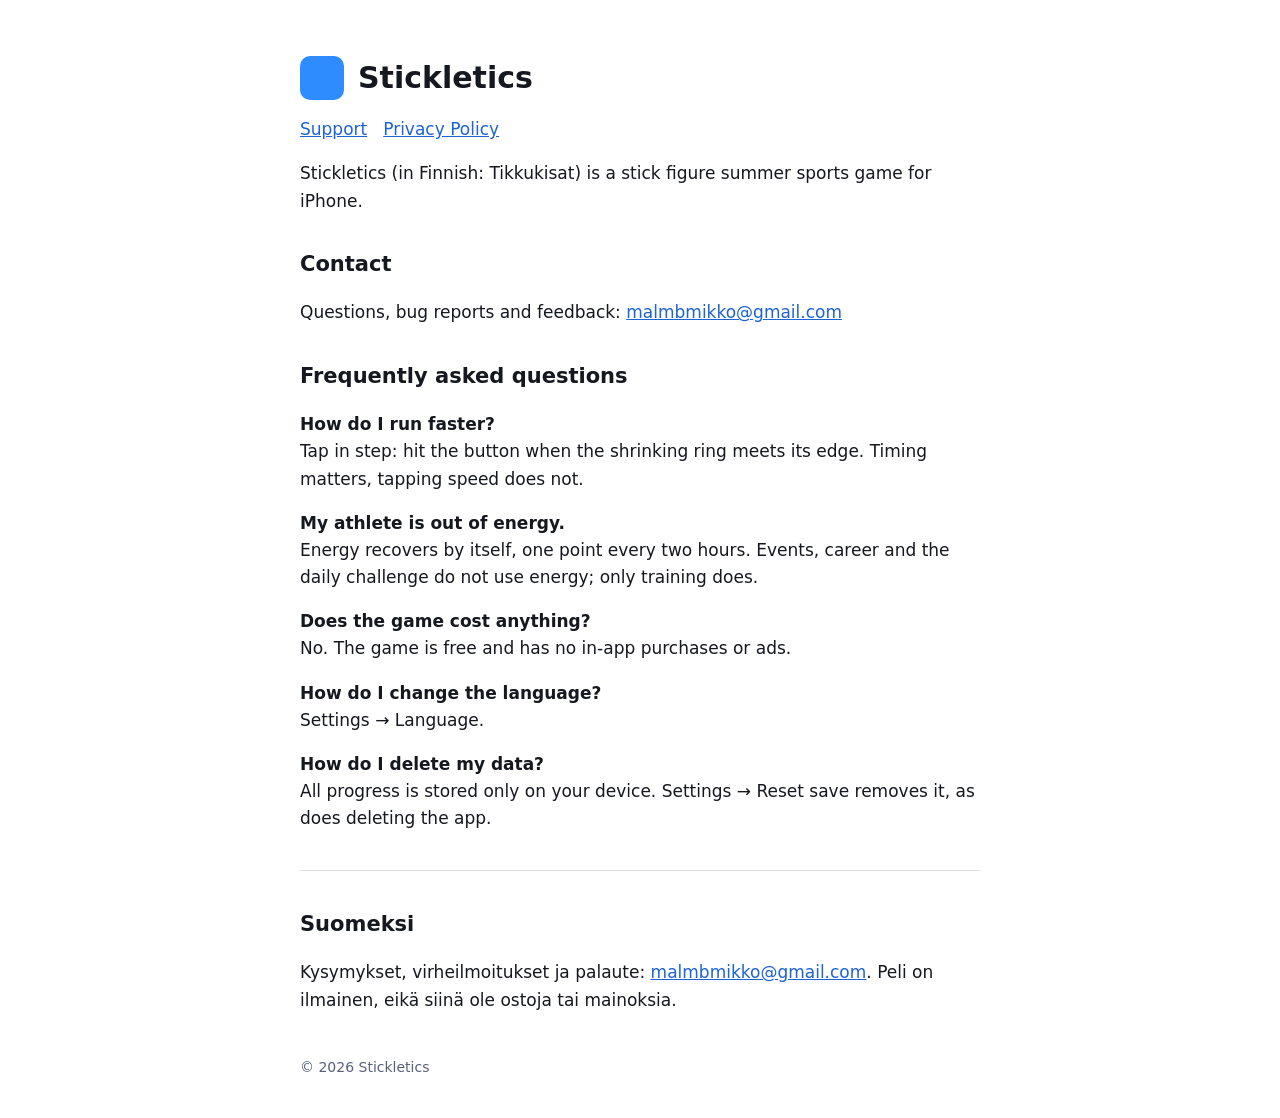
<file: index.html>
<!DOCTYPE html><html lang="en"><head><meta charset="utf-8"><meta name="viewport" content="width=device-width, initial-scale=1">
<title>Stickletics – Support</title><link rel="stylesheet" href="style.css"></head><body>
<header><div class="dot"></div><h1>Stickletics</h1></header>
<nav><a href="index.html">Support</a><a href="privacy.html">Privacy Policy</a></nav>
<p>Stickletics (in Finnish: Tikkukisat) is a stick figure summer sports game for iPhone.</p>
<h2>Contact</h2>
<p>Questions, bug reports and feedback: <a href="mailto:malmbmikko@gmail.com">malmbmikko@gmail.com</a></p>
<h2>Frequently asked questions</h2>
<p><b>How do I run faster?</b><br>Tap in step: hit the button when the shrinking ring meets its edge. Timing matters, tapping speed does not.</p>
<p><b>My athlete is out of energy.</b><br>Energy recovers by itself, one point every two hours. Events, career and the daily challenge do not use energy; only training does.</p>
<p><b>Does the game cost anything?</b><br>No. The game is free and has no in-app purchases or ads.</p>
<p><b>How do I change the language?</b><br>Settings → Language.</p>
<p><b>How do I delete my data?</b><br>All progress is stored only on your device. Settings → Reset save removes it, as does deleting the app.</p>
<hr>
<h2>Suomeksi</h2>
<p>Kysymykset, virheilmoitukset ja palaute: <a href="mailto:malmbmikko@gmail.com">malmbmikko@gmail.com</a>. Peli on ilmainen, eikä siinä ole ostoja tai mainoksia.</p>
<footer>© 2026 Stickletics</footer></body></html>
</file>
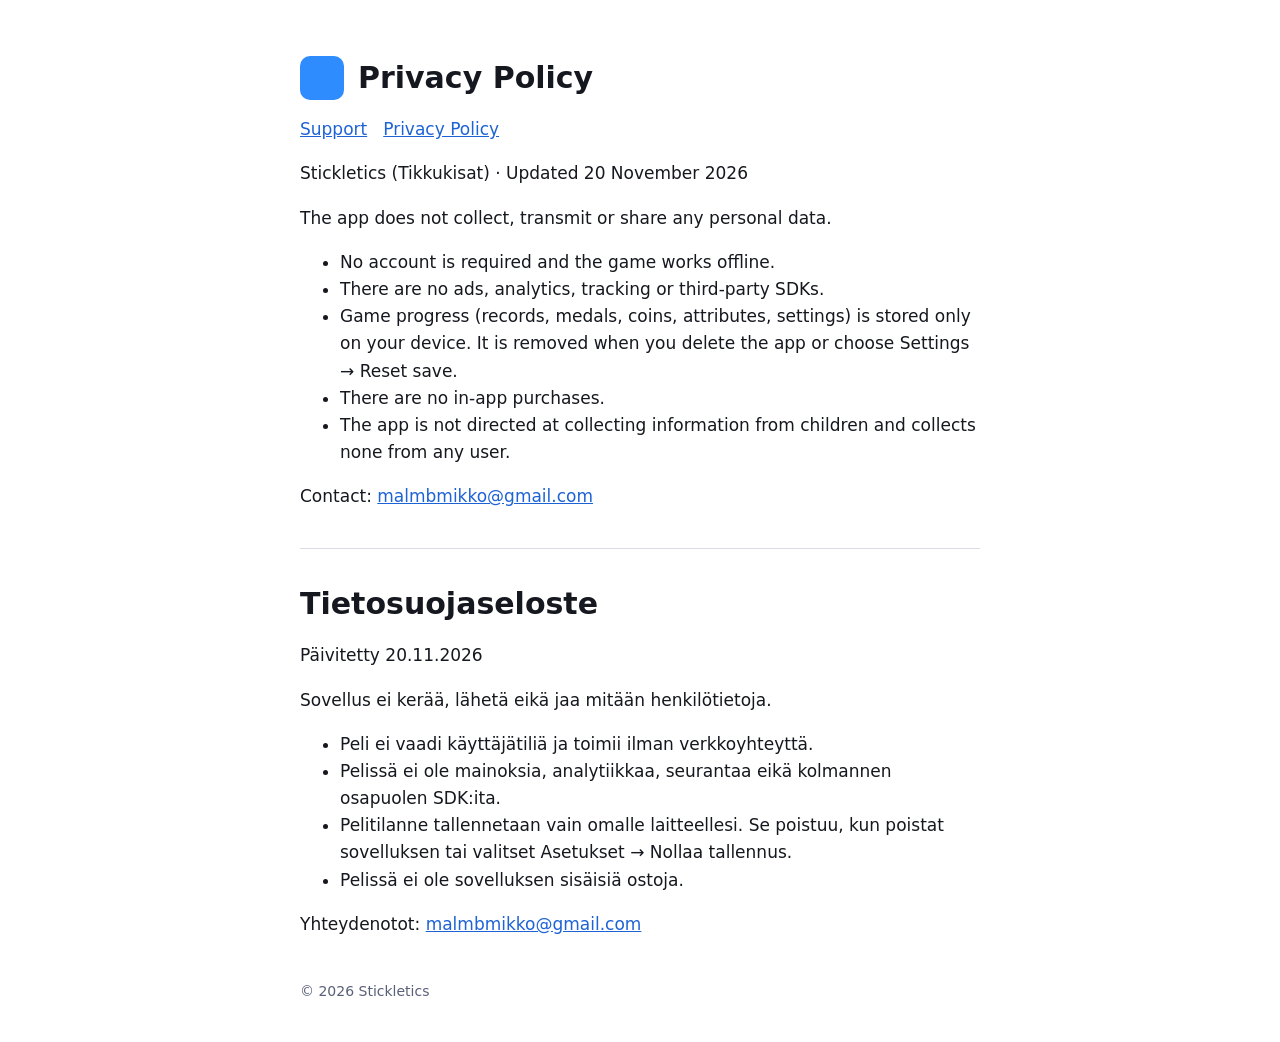
<file: privacy.html>
<!DOCTYPE html><html lang="en"><head><meta charset="utf-8"><meta name="viewport" content="width=device-width, initial-scale=1">
<title>Stickletics – Privacy Policy</title><link rel="stylesheet" href="style.css"></head><body>
<header><div class="dot"></div><h1>Privacy Policy</h1></header>
<nav><a href="index.html">Support</a><a href="privacy.html">Privacy Policy</a></nav>
<p>Stickletics (Tikkukisat) · Updated 20 November 2026</p>
<p>The app does not collect, transmit or share any personal data.</p>
<ul>
<li>No account is required and the game works offline.</li>
<li>There are no ads, analytics, tracking or third-party SDKs.</li>
<li>Game progress (records, medals, coins, attributes, settings) is stored only on your device. It is removed when you delete the app or choose Settings → Reset save.</li>
<li>There are no in-app purchases.</li>
<li>The app is not directed at collecting information from children and collects none from any user.</li>
</ul>
<p>Contact: <a href="mailto:malmbmikko@gmail.com">malmbmikko@gmail.com</a></p>
<hr>
<h1>Tietosuojaseloste</h1>
<p>Päivitetty 20.11.2026</p>
<p>Sovellus ei kerää, lähetä eikä jaa mitään henkilötietoja.</p>
<ul>
<li>Peli ei vaadi käyttäjätiliä ja toimii ilman verkkoyhteyttä.</li>
<li>Pelissä ei ole mainoksia, analytiikkaa, seurantaa eikä kolmannen osapuolen SDK:ita.</li>
<li>Pelitilanne tallennetaan vain omalle laitteellesi. Se poistuu, kun poistat sovelluksen tai valitset Asetukset → Nollaa tallennus.</li>
<li>Pelissä ei ole sovelluksen sisäisiä ostoja.</li>
</ul>
<p>Yhteydenotot: <a href="mailto:malmbmikko@gmail.com">malmbmikko@gmail.com</a></p>
<footer>© 2026 Stickletics</footer></body></html>
</file>
<file: style.css>
body { font: 17px/1.6 -apple-system, system-ui, "Segoe UI", sans-serif; max-width: 680px; margin: 40px auto; padding: 0 20px; color: #16181f; }
h1 { font-size: 30px; line-height: 1.2; } h2 { font-size: 21px; margin-top: 1.6em; }
a { color: #1e63d6; } hr { border: 0; border-top: 1px solid #d9dde3; margin: 2.2em 0; }
header { display: flex; align-items: center; gap: 14px; } header .dot { width: 44px; height: 44px; border-radius: 10px; background: #2f8cff; }
nav a { margin-right: 16px; } footer { color: #59617a; font-size: 14px; margin-top: 3em; }
</file>
